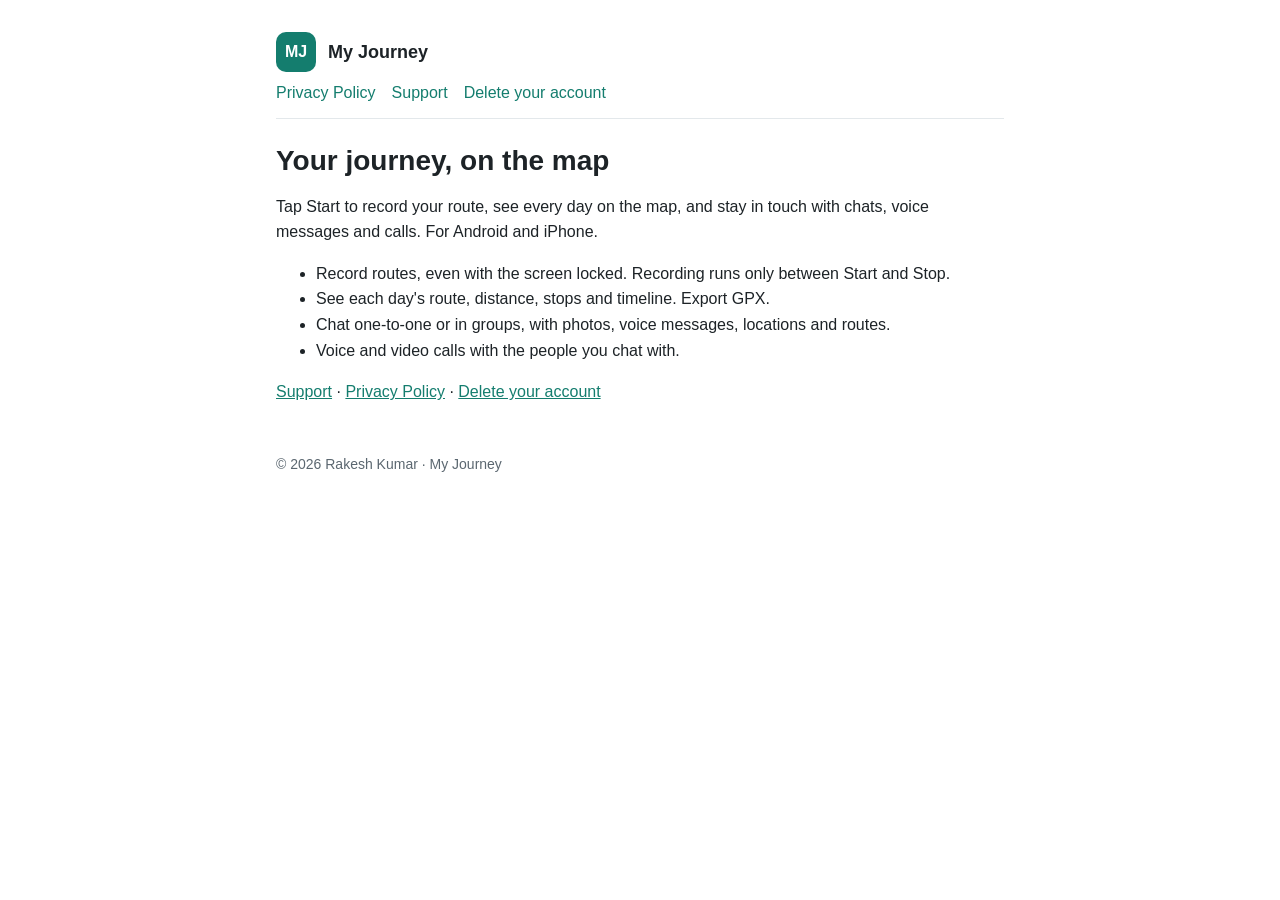
<file: index.html>
<!doctype html>
<html lang="en">
<head>
<meta charset="utf-8">
<meta name="viewport" content="width=device-width, initial-scale=1">
<title>My Journey</title>
<link rel="stylesheet" href="style.css">
</head>
<body>
<main>
<header><div class="logo">MJ</div><a href="./">My Journey</a></header>
<nav><a href="privacy.html">Privacy Policy</a><a href="support.html">Support</a><a href="delete-account.html">Delete your account</a></nav>

<h1>Your journey, on the map</h1>
<p>Tap Start to record your route, see every day on the map, and stay in touch with chats, voice messages and calls.
For Android and iPhone.</p>
<ul>
<li>Record routes, even with the screen locked. Recording runs only between Start and Stop.</li>
<li>See each day's route, distance, stops and timeline. Export GPX.</li>
<li>Chat one-to-one or in groups, with photos, voice messages, locations and routes.</li>
<li>Voice and video calls with the people you chat with.</li>
</ul>
<p><a href="support.html">Support</a> · <a href="privacy.html">Privacy Policy</a> · <a href="delete-account.html">Delete your account</a></p>

<footer>© 2026 Rakesh Kumar · My Journey</footer>
</main>
</body>
</html>
</file>
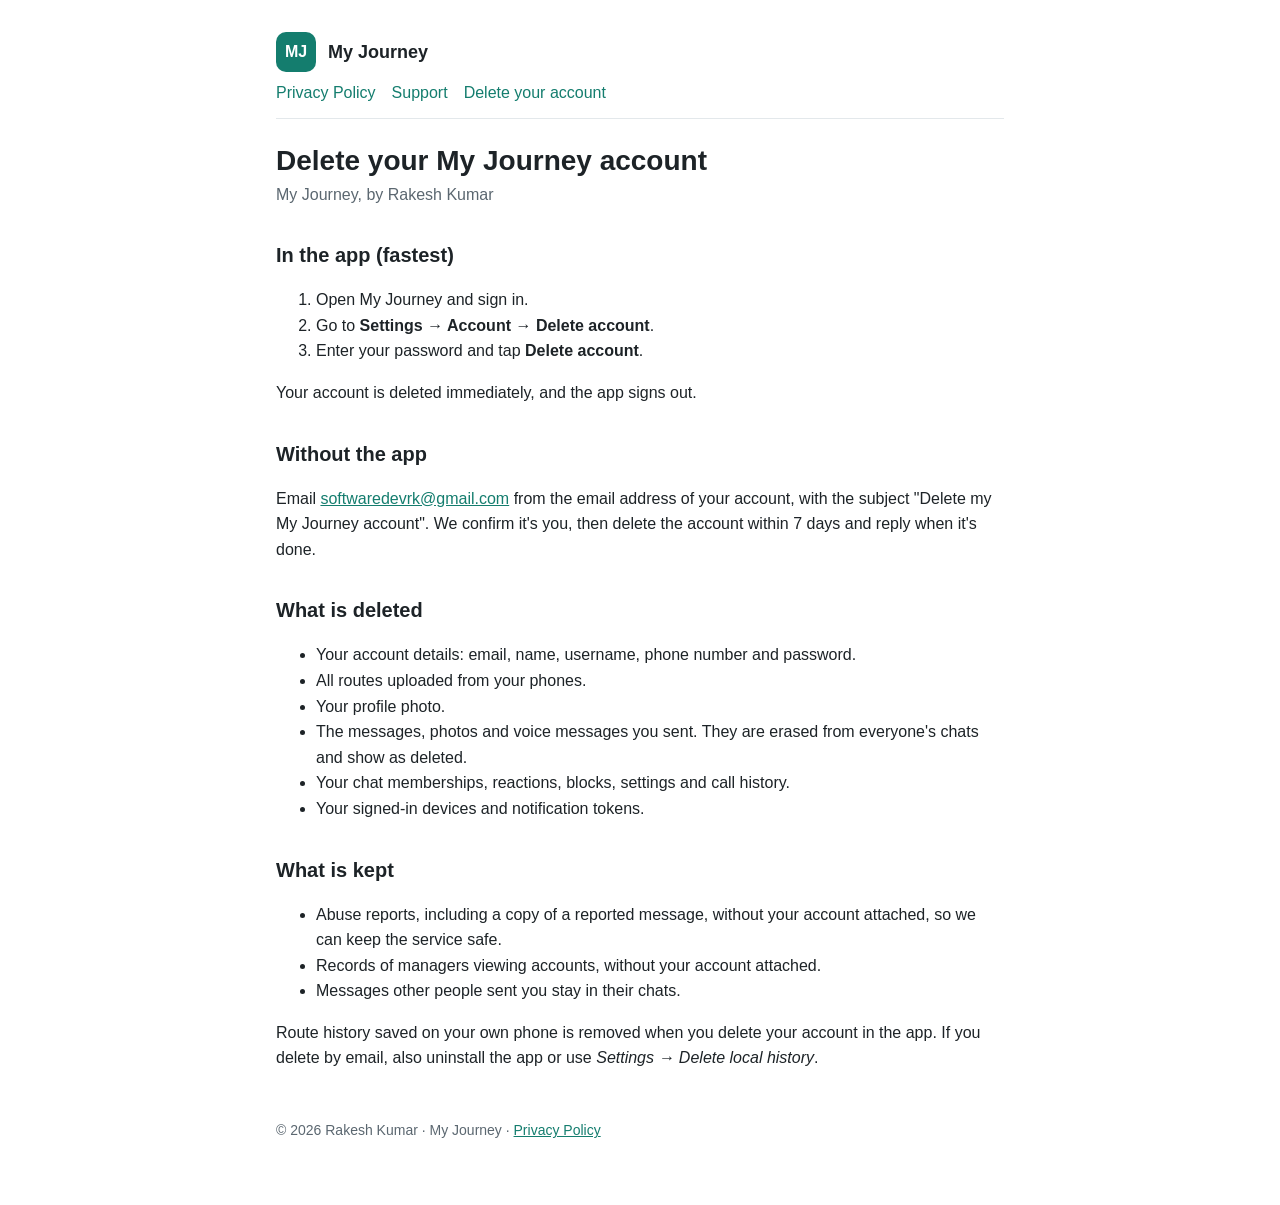
<file: delete-account.html>
<!doctype html>
<html lang="en">
<head>
<meta charset="utf-8">
<meta name="viewport" content="width=device-width, initial-scale=1">
<title>Delete Your Account · My Journey</title>
<link rel="stylesheet" href="style.css">
</head>
<body>
<main>
<header><div class="logo">MJ</div><a href="./">My Journey</a></header>
<nav><a href="privacy.html">Privacy Policy</a><a href="support.html">Support</a><a href="delete-account.html">Delete your account</a></nav>

<h1>Delete your My Journey account</h1>
<p class="meta">My Journey, by Rakesh Kumar</p>

<h2>In the app (fastest)</h2>
<ol>
<li>Open My Journey and sign in.</li>
<li>Go to <strong>Settings → Account → Delete account</strong>.</li>
<li>Enter your password and tap <strong>Delete account</strong>.</li>
</ol>
<p>Your account is deleted immediately, and the app signs out.</p>

<h2>Without the app</h2>
<p>Email <a href="mailto:softwaredevrk@gmail.com?subject=Delete%20my%20My%20Journey%20account">softwaredevrk@gmail.com</a>
from the email address of your account, with the subject "Delete my My Journey account". We confirm it's you, then delete the
account within 7 days and reply when it's done.</p>

<h2>What is deleted</h2>
<ul>
<li>Your account details: email, name, username, phone number and password.</li>
<li>All routes uploaded from your phones.</li>
<li>Your profile photo.</li>
<li>The messages, photos and voice messages you sent. They are erased from everyone's chats and show as deleted.</li>
<li>Your chat memberships, reactions, blocks, settings and call history.</li>
<li>Your signed-in devices and notification tokens.</li>
</ul>

<h2>What is kept</h2>
<ul>
<li>Abuse reports, including a copy of a reported message, without your account attached, so we can keep the service safe.</li>
<li>Records of managers viewing accounts, without your account attached.</li>
<li>Messages other people sent you stay in their chats.</li>
</ul>
<p>Route history saved on your own phone is removed when you delete your account in the app. If you delete by email, also
uninstall the app or use <em>Settings → Delete local history</em>.</p>

<footer>© 2026 Rakesh Kumar · My Journey · <a href="privacy.html">Privacy Policy</a></footer>
</main>
</body>
</html>
</file>
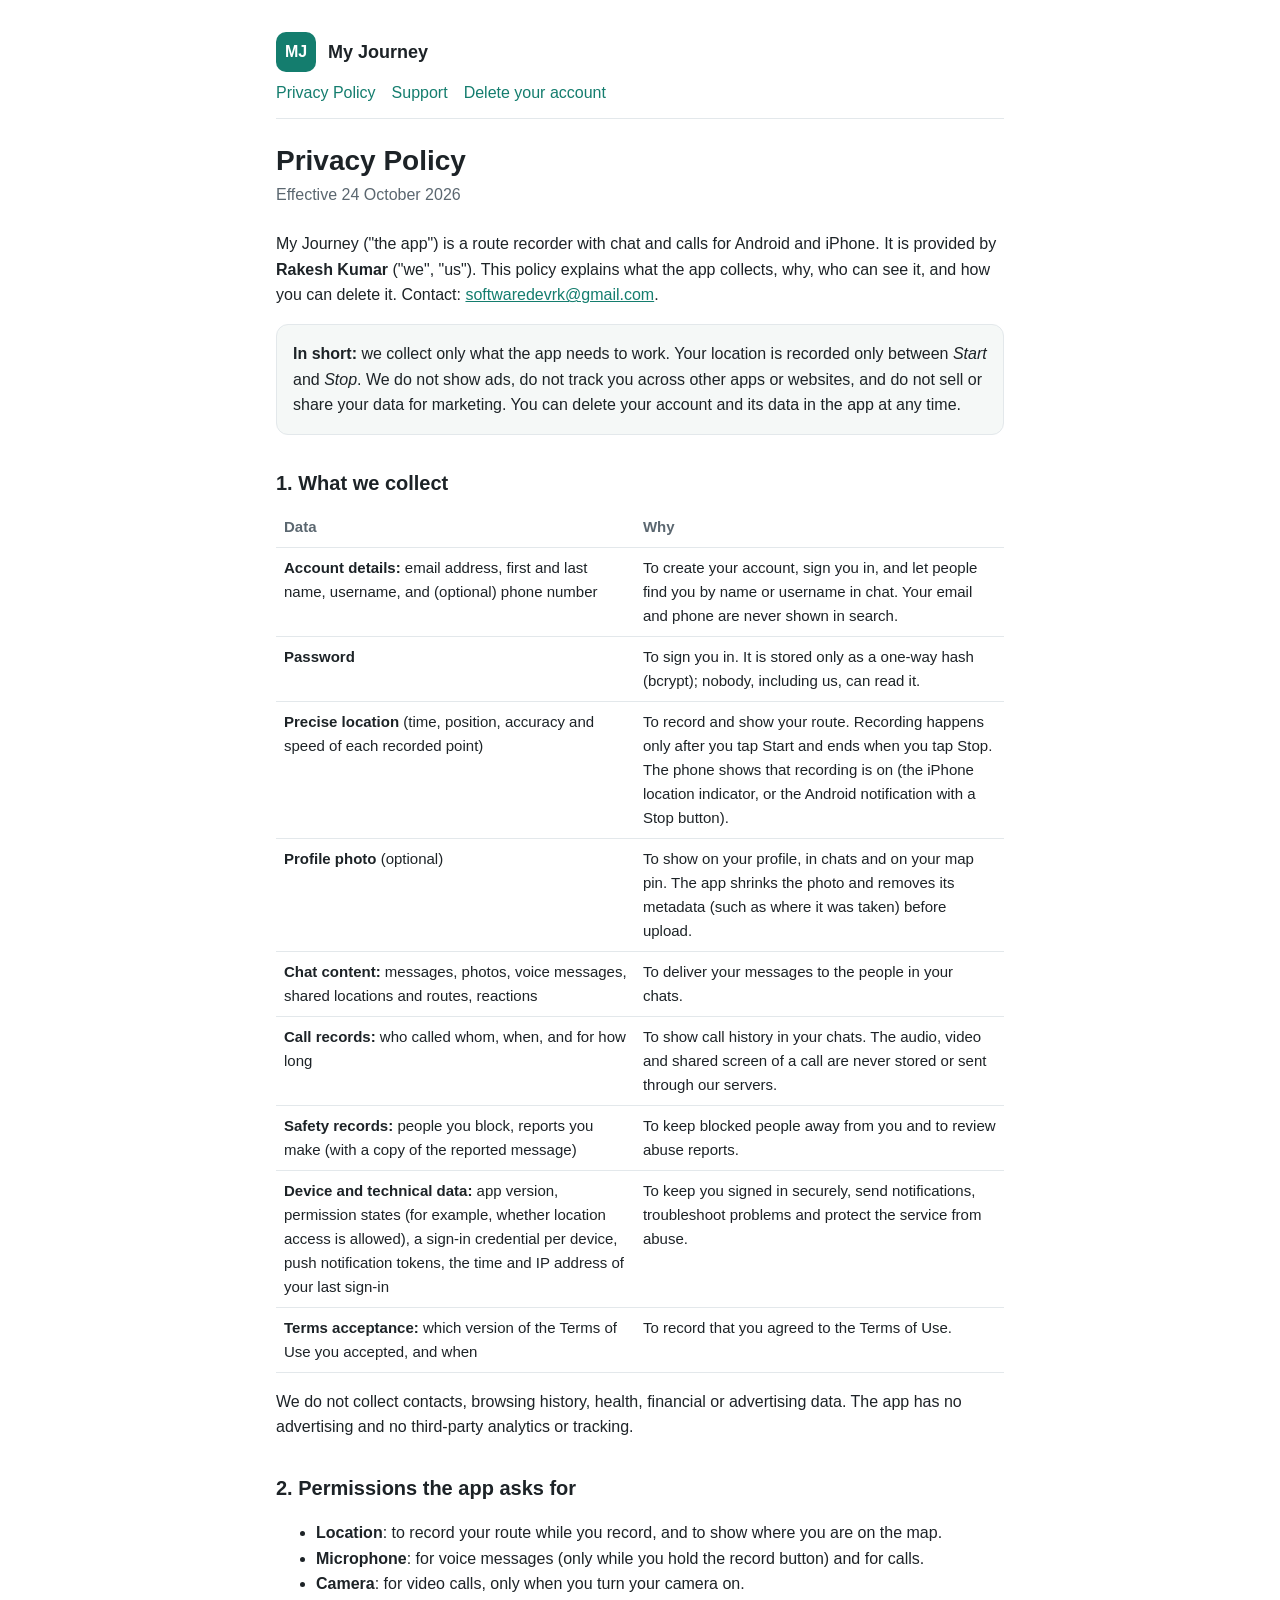
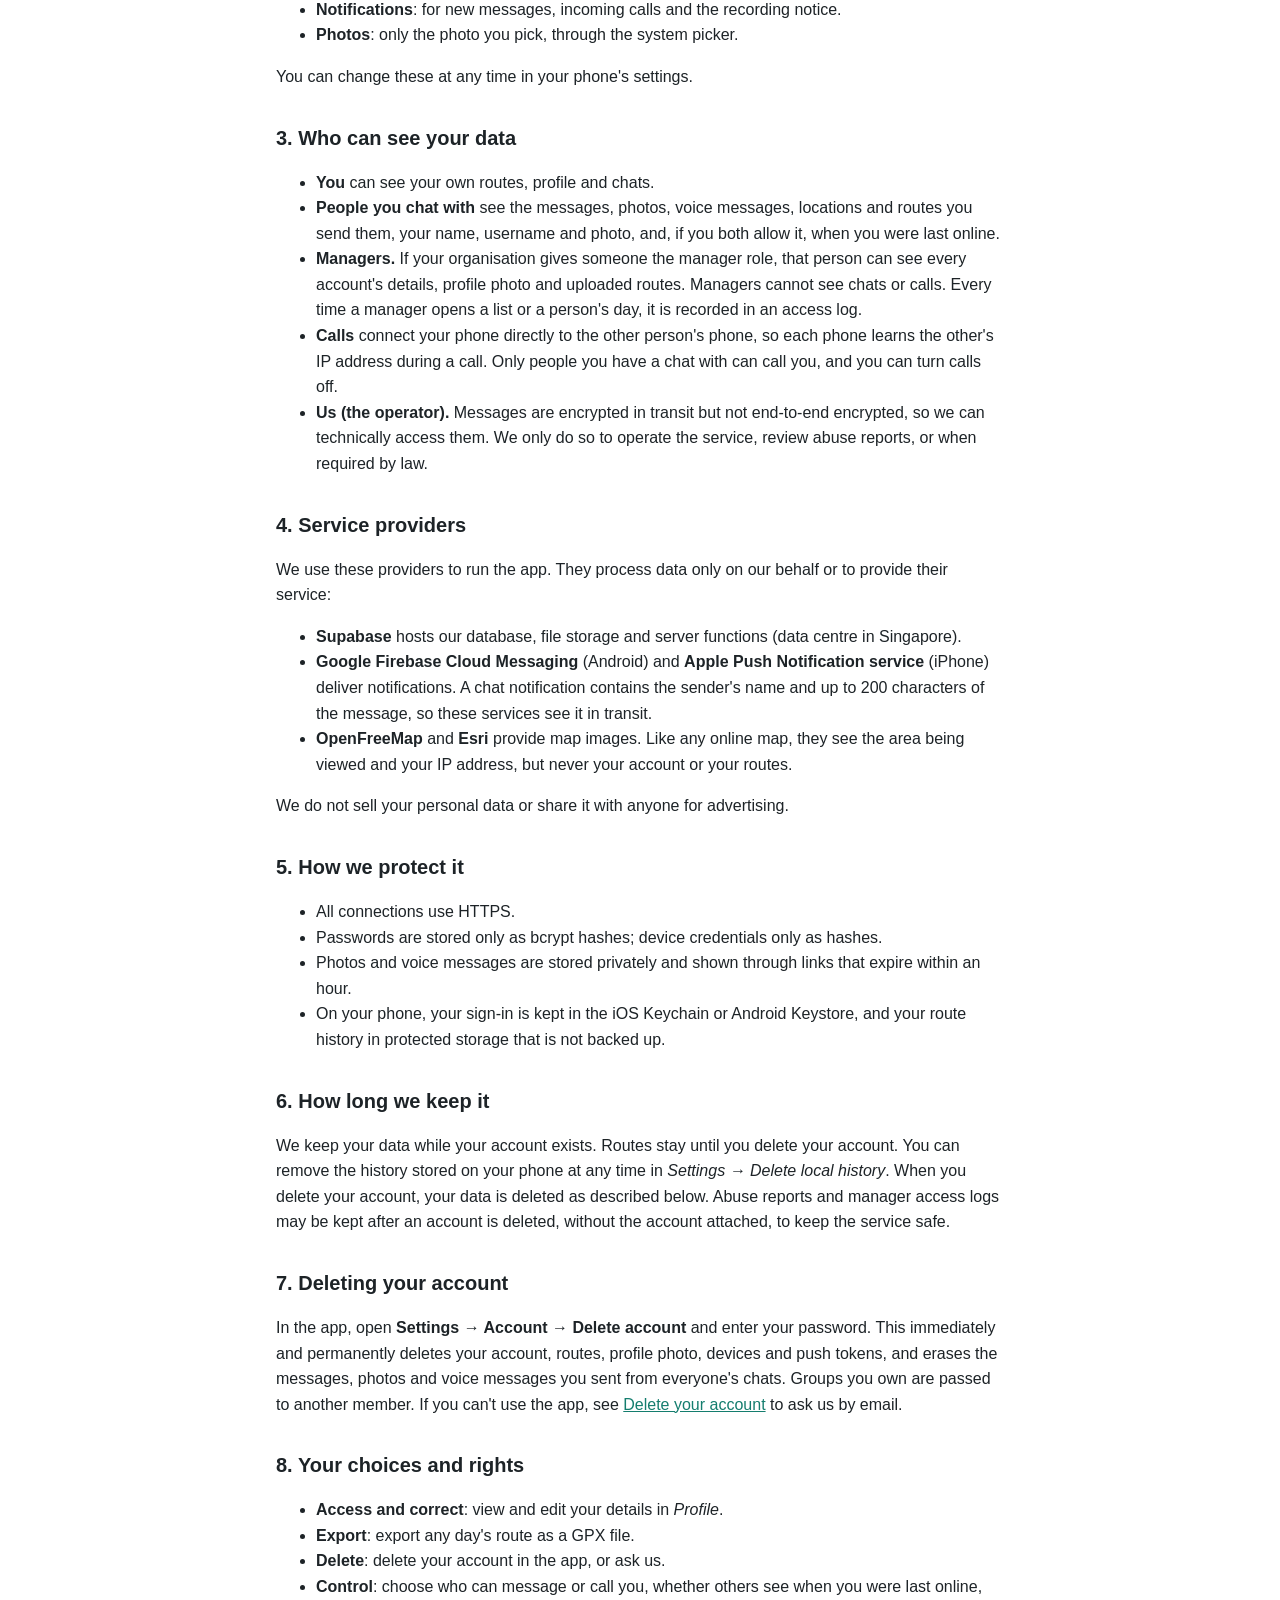
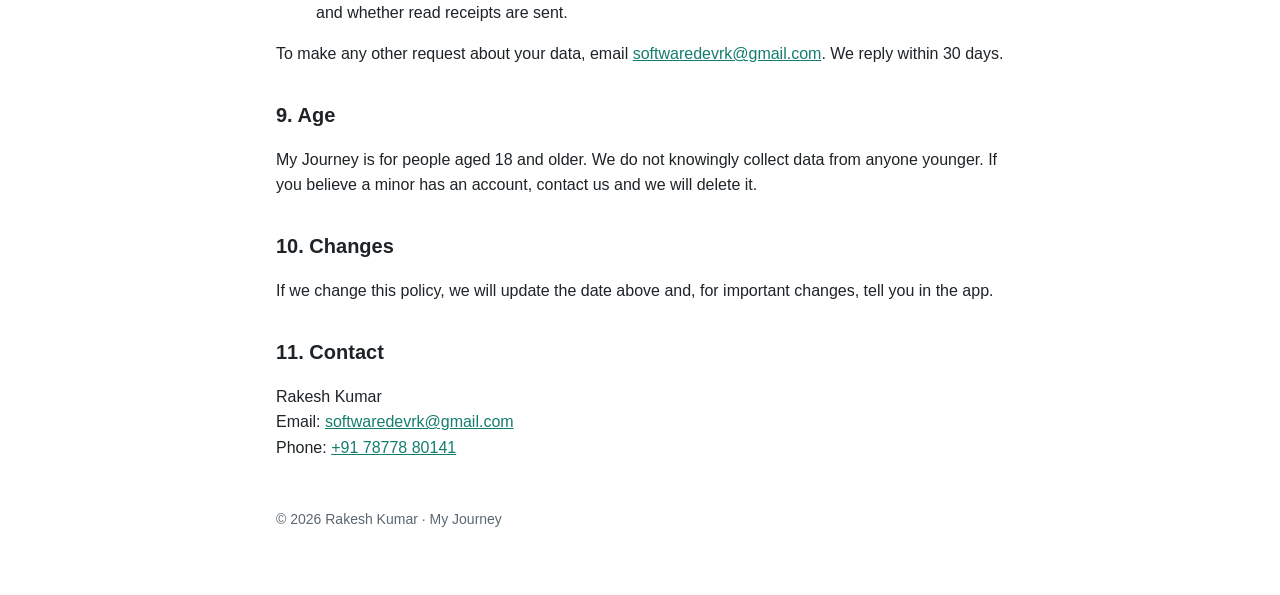
<file: privacy.html>
<!doctype html>
<html lang="en">
<head>
<meta charset="utf-8">
<meta name="viewport" content="width=device-width, initial-scale=1">
<title>Privacy Policy · My Journey</title>
<link rel="stylesheet" href="style.css">
</head>
<body>
<main>
<header><div class="logo">MJ</div><a href="./">My Journey</a></header>
<nav><a href="privacy.html">Privacy Policy</a><a href="support.html">Support</a><a href="delete-account.html">Delete your account</a></nav>

<h1>Privacy Policy</h1>
<p class="meta">Effective 24 October 2026</p>

<p>My Journey ("the app") is a route recorder with chat and calls for Android and iPhone. It is provided by
<strong>Rakesh Kumar</strong> ("we", "us"). This policy explains what the app collects, why, who can see it, and how you
can delete it. Contact: <a href="mailto:softwaredevrk@gmail.com">softwaredevrk@gmail.com</a>.</p>

<div class="card">
<strong>In short:</strong> we collect only what the app needs to work. Your location is recorded only between
<em>Start</em> and <em>Stop</em>. We do not show ads, do not track you across other apps or websites, and do not sell or
share your data for marketing. You can delete your account and its data in the app at any time.
</div>

<h2>1. What we collect</h2>
<table>
<thead><tr><th>Data</th><th>Why</th></tr></thead>
<tbody>
<tr><td><strong>Account details:</strong> email address, first and last name, username, and (optional) phone number</td><td>To create your account, sign you in, and let people find you by name or username in chat. Your email and phone are never shown in search.</td></tr>
<tr><td><strong>Password</strong></td><td>To sign you in. It is stored only as a one-way hash (bcrypt); nobody, including us, can read it.</td></tr>
<tr><td><strong>Precise location</strong> (time, position, accuracy and speed of each recorded point)</td><td>To record and show your route. Recording happens only after you tap Start and ends when you tap Stop. The phone shows that recording is on (the iPhone location indicator, or the Android notification with a Stop button).</td></tr>
<tr><td><strong>Profile photo</strong> (optional)</td><td>To show on your profile, in chats and on your map pin. The app shrinks the photo and removes its metadata (such as where it was taken) before upload.</td></tr>
<tr><td><strong>Chat content:</strong> messages, photos, voice messages, shared locations and routes, reactions</td><td>To deliver your messages to the people in your chats.</td></tr>
<tr><td><strong>Call records:</strong> who called whom, when, and for how long</td><td>To show call history in your chats. The audio, video and shared screen of a call are never stored or sent through our servers.</td></tr>
<tr><td><strong>Safety records:</strong> people you block, reports you make (with a copy of the reported message)</td><td>To keep blocked people away from you and to review abuse reports.</td></tr>
<tr><td><strong>Device and technical data:</strong> app version, permission states (for example, whether location access is allowed), a sign-in credential per device, push notification tokens, the time and IP address of your last sign-in</td><td>To keep you signed in securely, send notifications, troubleshoot problems and protect the service from abuse.</td></tr>
<tr><td><strong>Terms acceptance:</strong> which version of the Terms of Use you accepted, and when</td><td>To record that you agreed to the Terms of Use.</td></tr>
</tbody>
</table>
<p>We do not collect contacts, browsing history, health, financial or advertising data. The app has no advertising and no
third-party analytics or tracking.</p>

<h2>2. Permissions the app asks for</h2>
<ul>
<li><strong>Location</strong>: to record your route while you record, and to show where you are on the map.</li>
<li><strong>Microphone</strong>: for voice messages (only while you hold the record button) and for calls.</li>
<li><strong>Camera</strong>: for video calls, only when you turn your camera on.</li>
<li><strong>Notifications</strong>: for new messages, incoming calls and the recording notice.</li>
<li><strong>Photos</strong>: only the photo you pick, through the system picker.</li>
</ul>
<p>You can change these at any time in your phone's settings.</p>

<h2>3. Who can see your data</h2>
<ul>
<li><strong>You</strong> can see your own routes, profile and chats.</li>
<li><strong>People you chat with</strong> see the messages, photos, voice messages, locations and routes you send them, your
name, username and photo, and, if you both allow it, when you were last online.</li>
<li><strong>Managers.</strong> If your organisation gives someone the manager role, that person can see every account's
details, profile photo and uploaded routes. Managers cannot see chats or calls. Every time a manager opens a list or a
person's day, it is recorded in an access log.</li>
<li><strong>Calls</strong> connect your phone directly to the other person's phone, so each phone learns the other's IP
address during a call. Only people you have a chat with can call you, and you can turn calls off.</li>
<li><strong>Us (the operator).</strong> Messages are encrypted in transit but not end-to-end encrypted, so we can technically
access them. We only do so to operate the service, review abuse reports, or when required by law.</li>
</ul>

<h2>4. Service providers</h2>
<p>We use these providers to run the app. They process data only on our behalf or to provide their service:</p>
<ul>
<li><strong>Supabase</strong> hosts our database, file storage and server functions (data centre in Singapore).</li>
<li><strong>Google Firebase Cloud Messaging</strong> (Android) and <strong>Apple Push Notification service</strong> (iPhone)
deliver notifications. A chat notification contains the sender's name and up to 200 characters of the message, so these
services see it in transit.</li>
<li><strong>OpenFreeMap</strong> and <strong>Esri</strong> provide map images. Like any online map, they see the area being
viewed and your IP address, but never your account or your routes.</li>
</ul>
<p>We do not sell your personal data or share it with anyone for advertising.</p>

<h2>5. How we protect it</h2>
<ul>
<li>All connections use HTTPS.</li>
<li>Passwords are stored only as bcrypt hashes; device credentials only as hashes.</li>
<li>Photos and voice messages are stored privately and shown through links that expire within an hour.</li>
<li>On your phone, your sign-in is kept in the iOS Keychain or Android Keystore, and your route history in protected
storage that is not backed up.</li>
</ul>

<h2>6. How long we keep it</h2>
<p>We keep your data while your account exists. Routes stay until you delete your account. You can remove the history stored
on your phone at any time in <em>Settings → Delete local history</em>. When you delete your account, your data is deleted
as described below. Abuse reports and manager access logs may be kept after an account is deleted, without the account
attached, to keep the service safe.</p>

<h2>7. Deleting your account</h2>
<p>In the app, open <strong>Settings → Account → Delete account</strong> and enter your password. This immediately and
permanently deletes your account, routes, profile photo, devices and push tokens, and erases the messages, photos and voice
messages you sent from everyone's chats. Groups you own are passed to another member. If you can't use the app, see
<a href="delete-account.html">Delete your account</a> to ask us by email.</p>

<h2>8. Your choices and rights</h2>
<ul>
<li><strong>Access and correct</strong>: view and edit your details in <em>Profile</em>.</li>
<li><strong>Export</strong>: export any day's route as a GPX file.</li>
<li><strong>Delete</strong>: delete your account in the app, or ask us.</li>
<li><strong>Control</strong>: choose who can message or call you, whether others see when you were last online, and whether
read receipts are sent.</li>
</ul>
<p>To make any other request about your data, email <a href="mailto:softwaredevrk@gmail.com">softwaredevrk@gmail.com</a>. We
reply within 30 days.</p>

<h2>9. Age</h2>
<p>My Journey is for people aged 18 and older. We do not knowingly collect data from anyone younger. If you believe a minor
has an account, contact us and we will delete it.</p>

<h2>10. Changes</h2>
<p>If we change this policy, we will update the date above and, for important changes, tell you in the app.</p>

<h2>11. Contact</h2>
<p>Rakesh Kumar<br>Email: <a href="mailto:softwaredevrk@gmail.com">softwaredevrk@gmail.com</a><br>Phone: <a href="tel:+917877880141">+91 78778 80141</a></p>

<footer>© 2026 Rakesh Kumar · My Journey</footer>
</main>
</body>
</html>
</file>
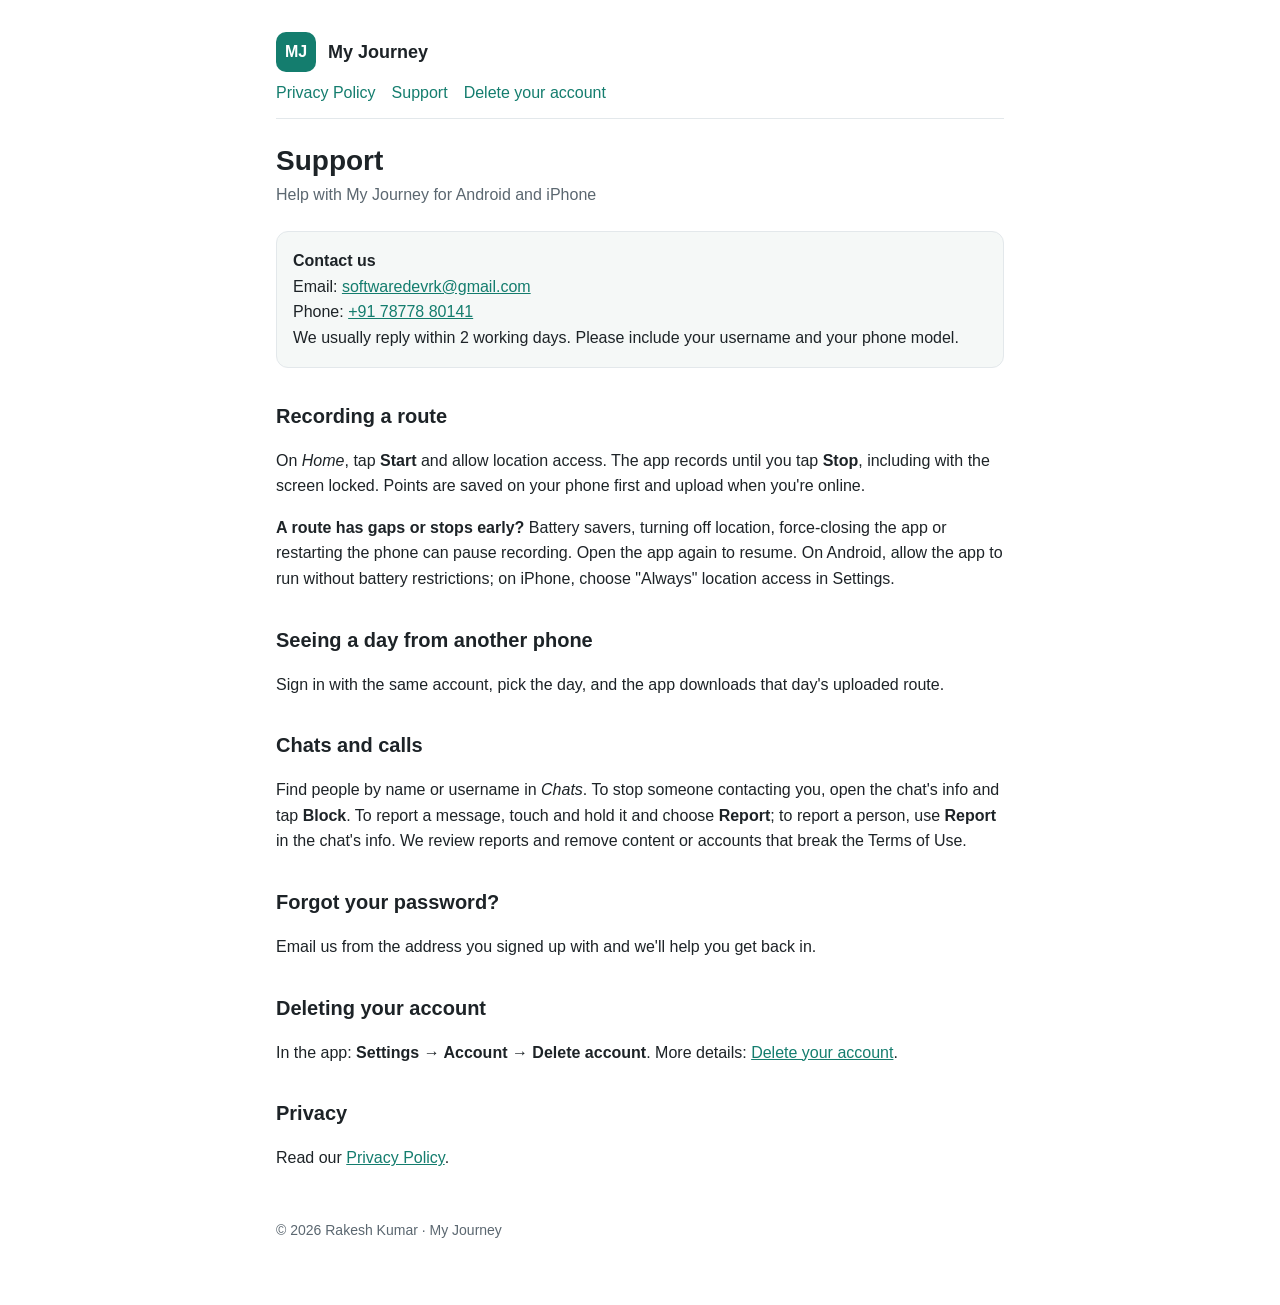
<file: support.html>
<!doctype html>
<html lang="en">
<head>
<meta charset="utf-8">
<meta name="viewport" content="width=device-width, initial-scale=1">
<title>Support · My Journey</title>
<link rel="stylesheet" href="style.css">
</head>
<body>
<main>
<header><div class="logo">MJ</div><a href="./">My Journey</a></header>
<nav><a href="privacy.html">Privacy Policy</a><a href="support.html">Support</a><a href="delete-account.html">Delete your account</a></nav>

<h1>Support</h1>
<p class="meta">Help with My Journey for Android and iPhone</p>

<div class="card">
<strong>Contact us</strong><br>
Email: <a href="mailto:softwaredevrk@gmail.com">softwaredevrk@gmail.com</a><br>
Phone: <a href="tel:+917877880141">+91 78778 80141</a><br>
We usually reply within 2 working days. Please include your username and your phone model.
</div>

<h2>Recording a route</h2>
<p>On <em>Home</em>, tap <strong>Start</strong> and allow location access. The app records until you tap <strong>Stop</strong>,
including with the screen locked. Points are saved on your phone first and upload when you're online.</p>
<p><strong>A route has gaps or stops early?</strong> Battery savers, turning off location, force-closing the app or
restarting the phone can pause recording. Open the app again to resume. On Android, allow the app to run without battery
restrictions; on iPhone, choose "Always" location access in Settings.</p>

<h2>Seeing a day from another phone</h2>
<p>Sign in with the same account, pick the day, and the app downloads that day's uploaded route.</p>

<h2>Chats and calls</h2>
<p>Find people by name or username in <em>Chats</em>. To stop someone contacting you, open the chat's info and tap
<strong>Block</strong>. To report a message, touch and hold it and choose <strong>Report</strong>; to report a person, use
<strong>Report</strong> in the chat's info. We review reports and remove content or accounts that break the Terms of Use.</p>

<h2>Forgot your password?</h2>
<p>Email us from the address you signed up with and we'll help you get back in.</p>

<h2>Deleting your account</h2>
<p>In the app: <strong>Settings → Account → Delete account</strong>. More details: <a href="delete-account.html">Delete your account</a>.</p>

<h2>Privacy</h2>
<p>Read our <a href="privacy.html">Privacy Policy</a>.</p>

<footer>© 2026 Rakesh Kumar · My Journey</footer>
</main>
</body>
</html>
</file>
<file: style.css>
:root { --bg: #ffffff; --text: #1d2327; --muted: #5b6770; --brand: #147d6e; --line: #e3e8eb; --card: #f5f8f7; }
@media (prefers-color-scheme: dark) { :root { --bg: #111615; --text: #e7ecea; --muted: #9aa7a3; --brand: #4cc2ae; --line: #26302d; --card: #18201e; } }
* { box-sizing: border-box; }
body { margin: 0; background: var(--bg); color: var(--text); font: 16px/1.6 -apple-system, BlinkMacSystemFont, "Segoe UI", Roboto, sans-serif; }
main { max-width: 760px; margin: 0 auto; padding: 32px 16px 64px; }
header { display: flex; align-items: center; gap: 12px; margin-bottom: 8px; }
header .logo { width: 40px; height: 40px; border-radius: 10px; background: var(--brand); display: grid; place-items: center; color: #fff; font-weight: 700; }
header a { color: var(--text); text-decoration: none; font-weight: 600; font-size: 18px; }
nav { display: flex; gap: 16px; flex-wrap: wrap; margin: 0 0 24px; padding-bottom: 12px; border-bottom: 1px solid var(--line); }
nav a { color: var(--brand); text-decoration: none; }
h1 { font-size: 28px; line-height: 1.25; margin: 8px 0 4px; }
h2 { font-size: 20px; margin: 32px 0 8px; }
.meta { color: var(--muted); margin: 0 0 24px; }
a { color: var(--brand); }
table { width: 100%; border-collapse: collapse; margin: 8px 0 16px; font-size: 15px; }
th, td { text-align: left; vertical-align: top; padding: 8px; border-bottom: 1px solid var(--line); }
th { color: var(--muted); font-weight: 600; }
.card { background: var(--card); border: 1px solid var(--line); border-radius: 12px; padding: 16px; margin: 16px 0; }
footer { margin-top: 48px; color: var(--muted); font-size: 14px; }
@media (max-width: 560px) { table, thead, tbody, tr, th, td { display: block; } thead { display: none; } td { border: none; padding: 2px 0; } tr { border-bottom: 1px solid var(--line); padding: 8px 0; } }
</file>
